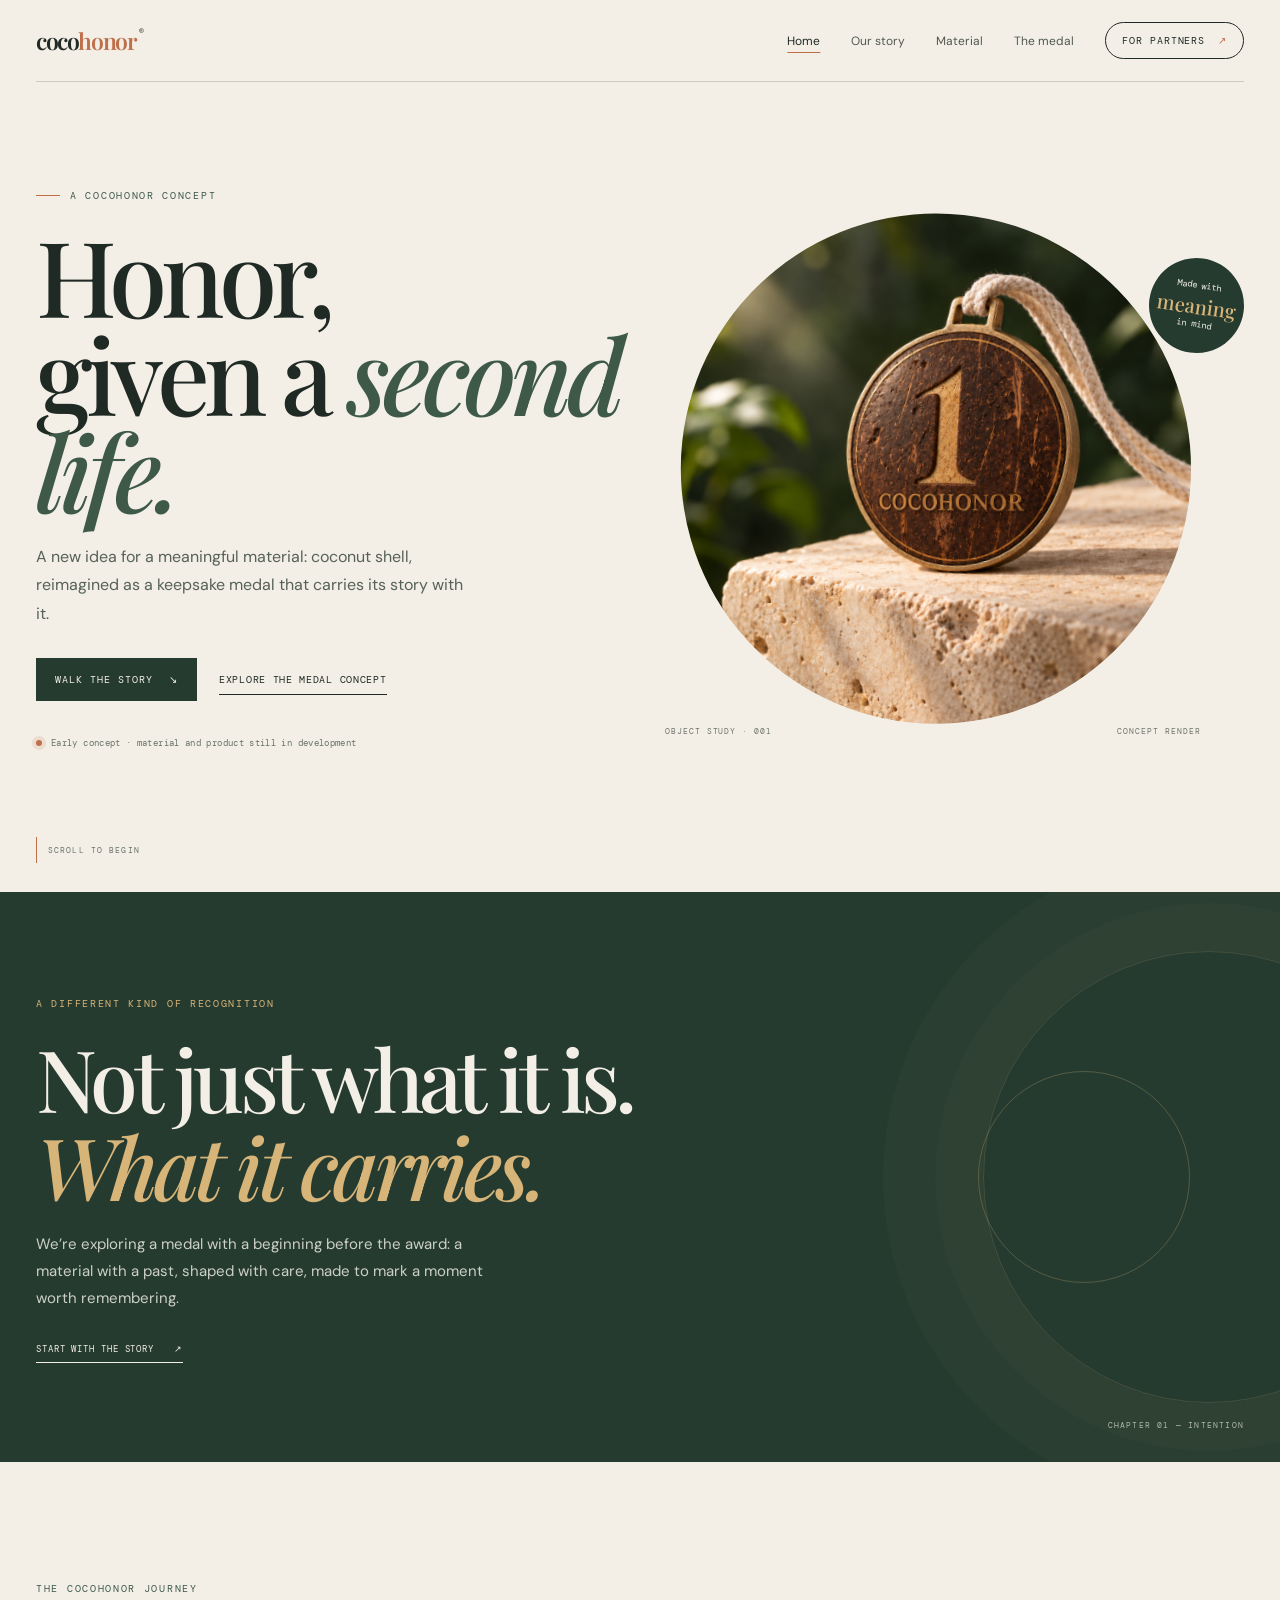
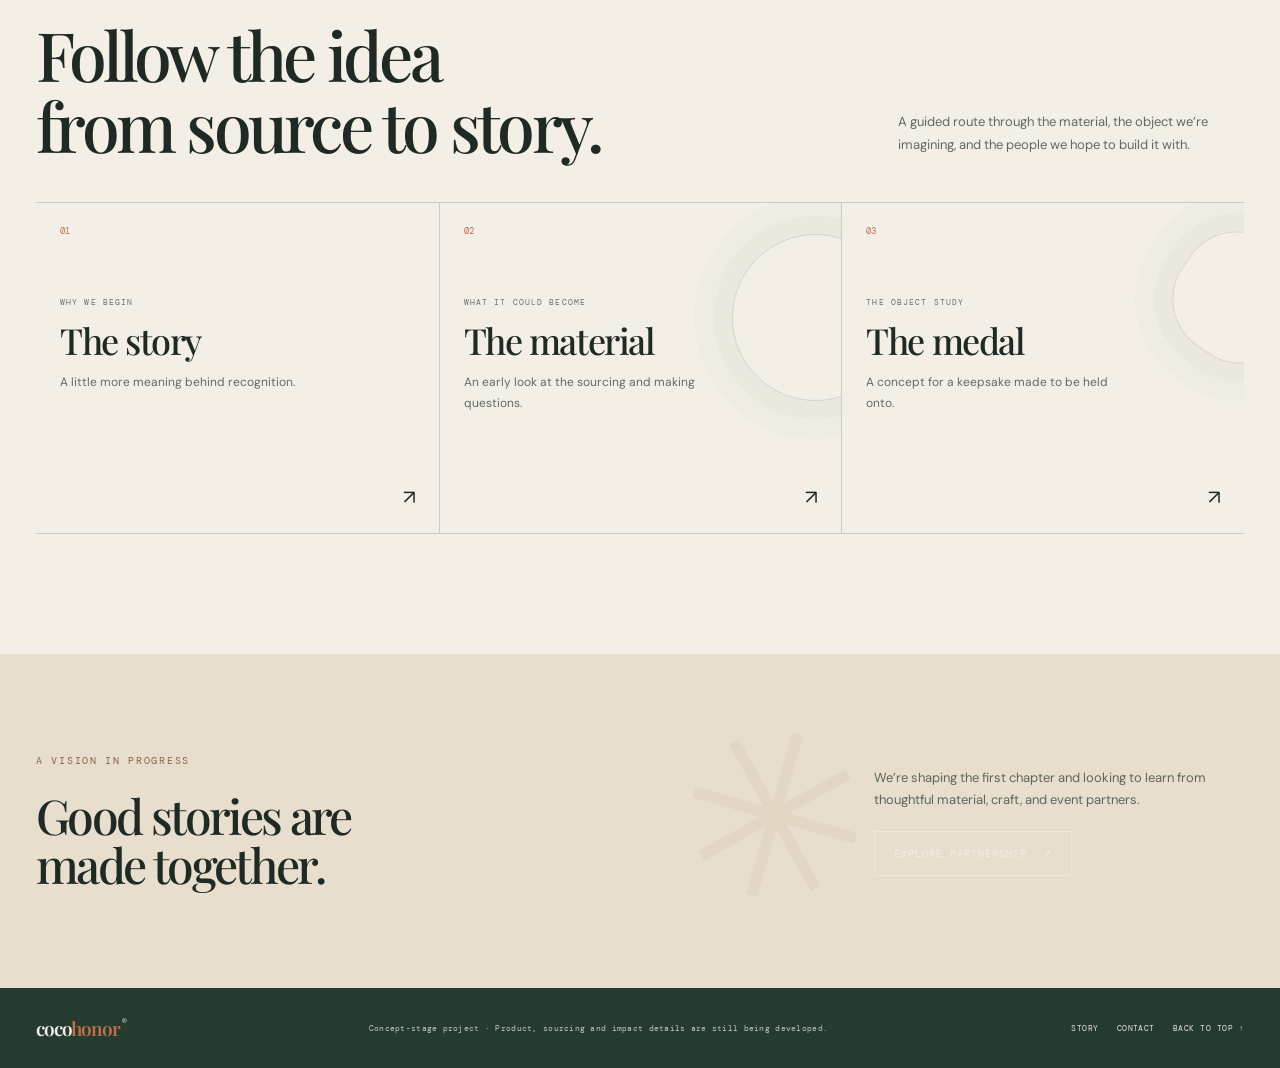
<file: index.html>
<!doctype html>
<html lang="en">
<head>
  <meta charset="utf-8"><meta name="viewport" content="width=device-width,initial-scale=1">
  <meta name="theme-color" content="#f3efe7"><meta name="description" content="CocoHonor is an early-stage concept exploring coconut shell as a meaningful material for keepsake medals.">
  <title>CocoHonor — Honor, given a second life</title><link rel="stylesheet" href="styles.css?v=20261007-7">
</head>
<body data-page="home">
  <div class="reading-progress" aria-hidden="true"><span></span></div>
  <header class="site-header wrap">
    <a class="brand" href="index.html" aria-label="CocoHonor home">coco<span>honor</span><i>®</i></a>
    <button class="menu-toggle" aria-expanded="false" aria-controls="primary-nav" aria-label="Open navigation"><span></span><span></span></button>
    <nav class="primary-nav" id="primary-nav" aria-label="Main navigation">
      <a class="active" href="index.html">Home</a><a href="story.html">Our story</a><a href="material.html">Material</a><a href="medal.html">The medal</a><a class="nav-cta" href="partners.html">For partners <span>↗</span></a>
    </nav>
  </header>
  <main>
    <section class="hero wrap">
      <div class="hero-copy reveal">
        <p class="eyebrow"><span class="eyebrow-mark"></span> A CocoHonor concept</p>
        <h1>Honor,<br>given a <em>second life.</em></h1>
        <p class="hero-lede">A new idea for a meaningful material: coconut shell, reimagined as a keepsake medal that carries its story with it.</p>
        <div class="hero-actions"><a class="button button-dark" href="story.html">Walk the story <span>↘</span></a><a class="underlink" href="medal.html">Explore the medal concept</a></div>
        <p class="concept-note"><span class="status-dot"></span> Early concept · material and product still in development</p>
      </div>
      <div class="hero-object">
        <img class="hero-medal" src="assets/medal-concept-engraved.png" alt="Illustrative concept rendering of a coconut-shell medal with brass-colored 1 and COCOHONOR lettering and a thin inner brass ring">
        <div class="image-caption"><span>OBJECT STUDY · 001</span><span>CONCEPT RENDER</span></div>
        <div class="hero-stamp"><span>Made with</span><strong>meaning</strong><span>in mind</span></div>
      </div>
      <a class="scroll-cue" href="#journey"><span class="scroll-line"></span> SCROLL TO BEGIN</a>
    </section>
    <section class="manifesto" id="journey">
      <div class="wrap manifesto-inner reveal">
        <p class="eyebrow eyebrow-light">A different kind of recognition</p>
        <h2>Not just what it is.<br><em>What it carries.</em></h2>
        <p>We’re exploring a medal with a beginning before the award: a material with a past, shaped with care, made to mark a moment worth remembering.</p>
        <a class="arrow-link light-link" href="story.html">Start with the story <span>↗</span></a>
      </div><span class="manifesto-index">CHAPTER 01 — INTENTION</span>
    </section>
    <section class="walkthrough wrap section-space">
      <div class="section-heading reveal"><div><p class="eyebrow">The CocoHonor journey</p><h2>Follow the idea<br>from source to story.</h2></div><p class="section-aside">A guided route through the material, the object we’re imagining, and the people we hope to build it with.</p></div>
      <div class="journey-grid">
        <a class="journey-card card-story reveal" href="story.html"><span class="card-number">01</span><span class="card-kicker">WHY WE BEGIN</span><span class="card-title">The story</span><span class="card-copy">A little more meaning behind recognition.</span><span class="card-arrow">↗</span></a>
        <a class="journey-card card-material reveal" href="material.html"><span class="card-number">02</span><span class="card-kicker">WHAT IT COULD BECOME</span><span class="card-title">The material</span><span class="card-copy">An early look at the sourcing and making questions.</span><span class="card-arrow">↗</span></a>
        <a class="journey-card card-medal reveal" href="medal.html"><span class="card-number">03</span><span class="card-kicker">THE OBJECT STUDY</span><span class="card-title">The medal</span><span class="card-copy">A concept for a keepsake made to be held onto.</span><span class="card-arrow">↗</span></a>
      </div>
    </section>
    <section class="home-partner">
      <div class="wrap partner-strip reveal"><div><p class="eyebrow eyebrow-light">A vision in progress</p><h2>Good stories are<br>made together.</h2></div><div class="partner-strip-copy"><p>We’re shaping the first chapter and looking to learn from thoughtful material, craft, and event partners.</p><a class="button button-outline" href="partners.html">Explore partnership <span>↗</span></a></div><span class="strip-flower" aria-hidden="true">✳</span></div>
    </section>
  </main>
  <footer class="site-footer"><div class="wrap footer-inner"><a class="brand brand-footer" href="index.html">coco<span>honor</span><i>®</i></a><p>Concept-stage project · Product, sourcing and impact details are still being developed.</p><div class="footer-nav"><a href="story.html">Story</a><a href="partners.html">Contact</a><a href="#top">Back to top ↑</a></div></div></footer>
  <script src="script.js?v=20261007-2" defer></script>
</body></html>
</file>
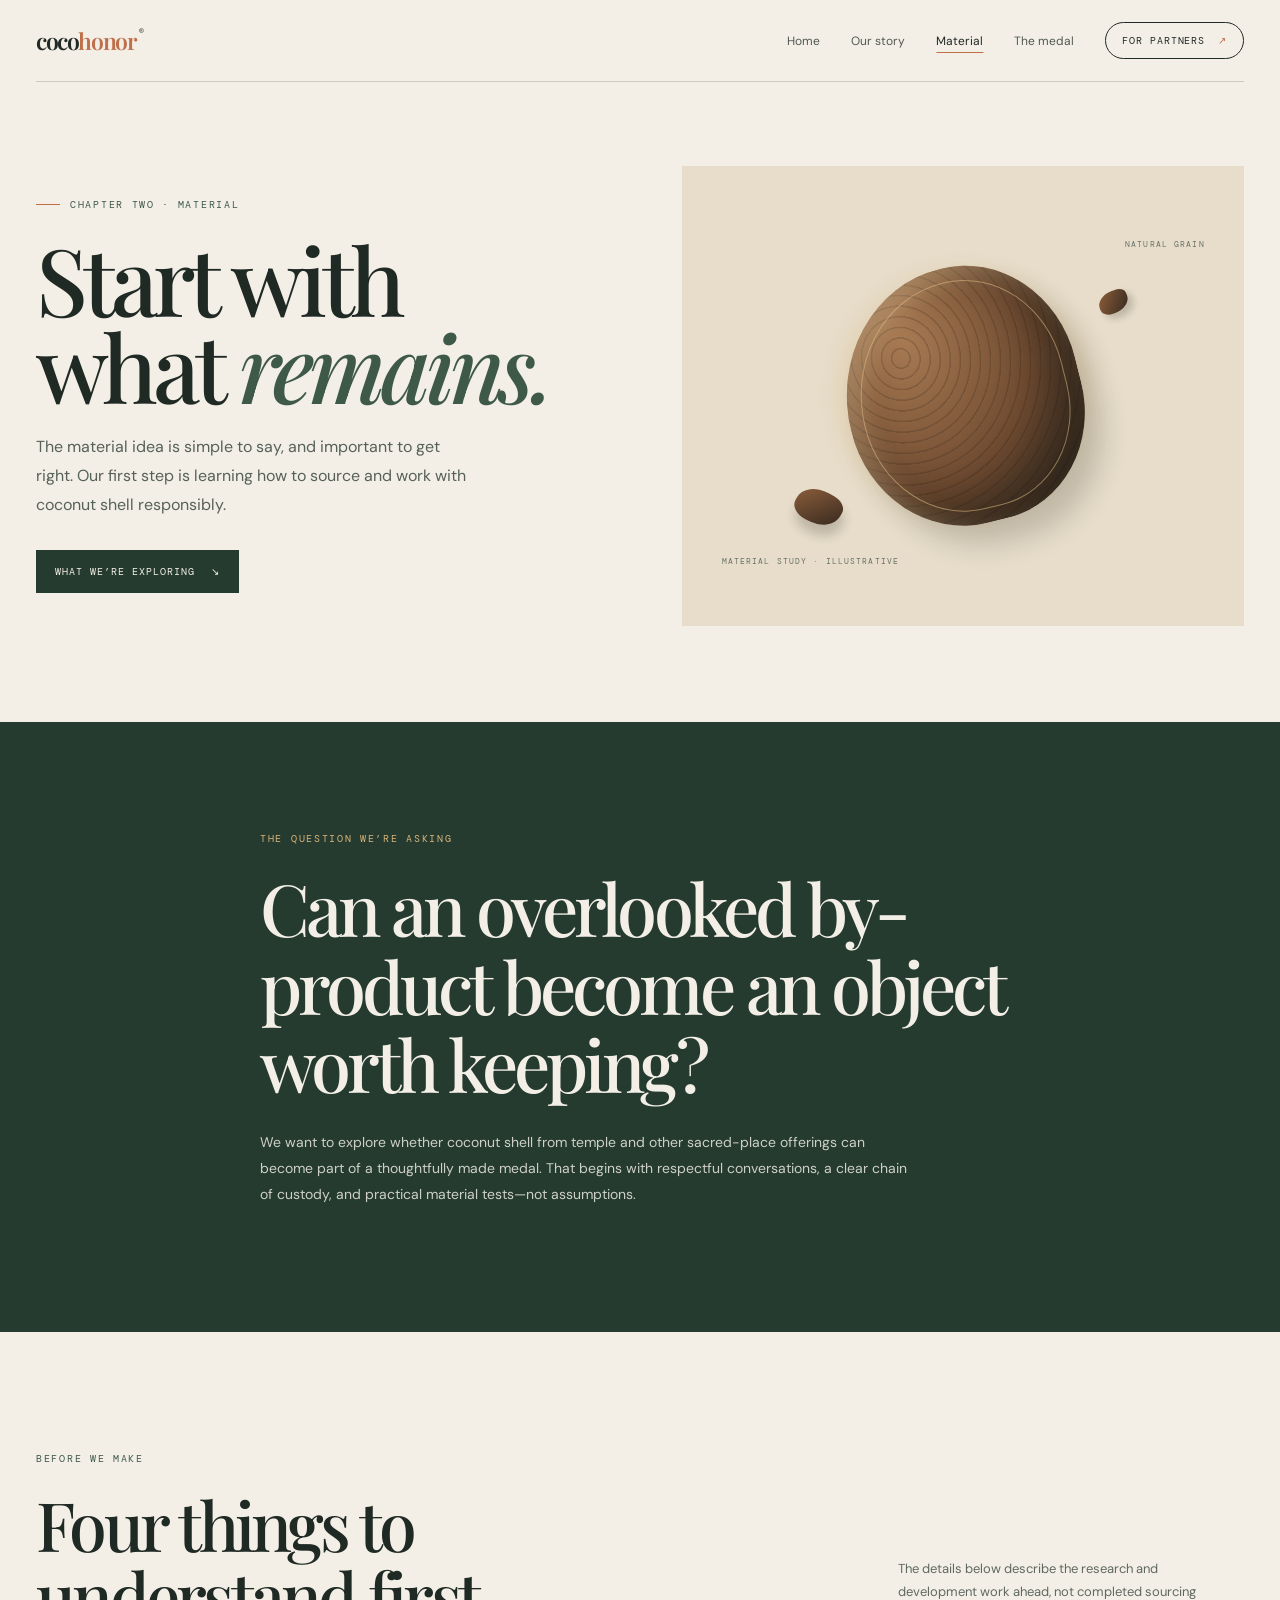
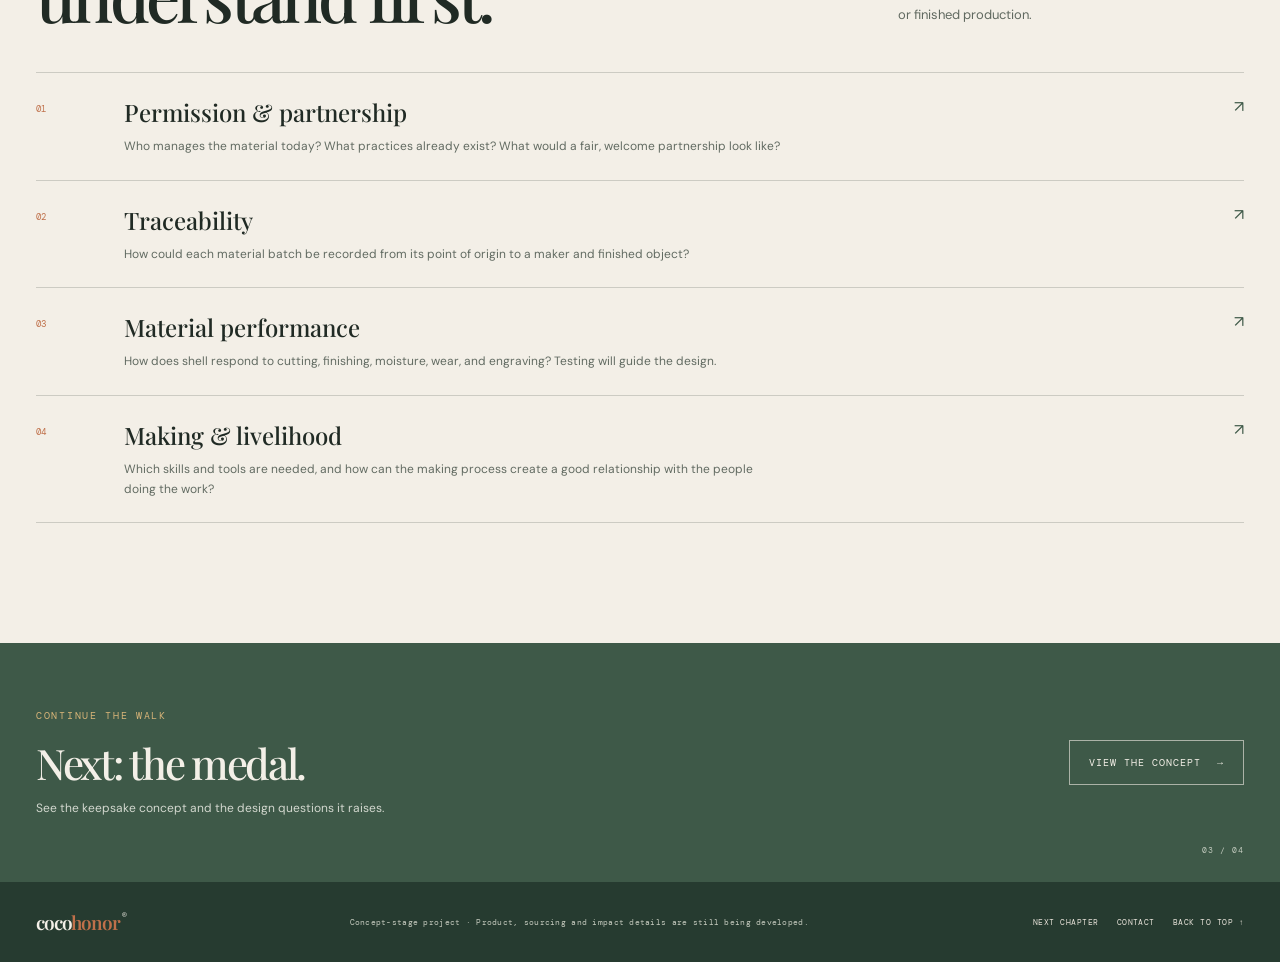
<file: material.html>
<!doctype html>
<html lang="en"><head><meta charset="utf-8"><meta name="viewport" content="width=device-width,initial-scale=1"><meta name="theme-color" content="#f3efe7"><meta name="description" content="Explore the material and sourcing questions CocoHonor is working through for its coconut-shell medal concept."><title>The Material — CocoHonor</title><link rel="stylesheet" href="styles.css?v=20261007-7"></head>
<body data-page="material"><div class="reading-progress" aria-hidden="true"><span></span></div>
<header class="site-header wrap"><a class="brand" href="index.html" aria-label="CocoHonor home">coco<span>honor</span><i>®</i></a><button class="menu-toggle" aria-expanded="false" aria-controls="primary-nav" aria-label="Open navigation"><span></span><span></span></button><nav class="primary-nav" id="primary-nav" aria-label="Main navigation"><a href="index.html">Home</a><a href="story.html">Our story</a><a class="active" href="material.html">Material</a><a href="medal.html">The medal</a><a class="nav-cta" href="partners.html">For partners <span>↗</span></a></nav></header>
<main>
  <section class="page-hero material-hero wrap"><div class="page-hero-copy reveal"><p class="eyebrow"><span class="eyebrow-mark"></span> Chapter two · Material</p><h1>Start with<br>what <em>remains.</em></h1><p class="hero-lede">The material idea is simple to say, and important to get right. Our first step is learning how to source and work with coconut shell responsibly.</p><a class="button button-dark" href="#questions">What we’re exploring <span>↘</span></a></div><div class="material-art reveal"><div class="material-sun"></div><div class="shell-shape"></div><div class="shell-chip chip-one"></div><div class="shell-chip chip-two"></div><span class="art-note note-a">NATURAL GRAIN</span><span class="art-note note-b">MATERIAL STUDY · ILLUSTRATIVE</span></div></section>
  <section class="material-intro-band"><div class="narrow reveal"><p class="eyebrow eyebrow-light">The question we’re asking</p><h2>Can an overlooked by-product become an object worth keeping?</h2><p>We want to explore whether coconut shell from temple and other sacred-place offerings can become part of a thoughtfully made medal. That begins with respectful conversations, a clear chain of custody, and practical material tests—not assumptions.</p></div></section>
  <section class="wrap questions section-space" id="questions"><div class="section-heading reveal"><div><p class="eyebrow">Before we make</p><h2>Four things to<br>understand first.</h2></div><p class="section-aside">The details below describe the research and development work ahead, not completed sourcing or finished production.</p></div><div class="question-list">
    <article class="question reveal"><span class="q-number">01</span><div><h3>Permission &amp; partnership</h3><p>Who manages the material today? What practices already exist? What would a fair, welcome partnership look like?</p></div><span class="q-mark">↗</span></article>
    <article class="question reveal"><span class="q-number">02</span><div><h3>Traceability</h3><p>How could each material batch be recorded from its point of origin to a maker and finished object?</p></div><span class="q-mark">↗</span></article>
    <article class="question reveal"><span class="q-number">03</span><div><h3>Material performance</h3><p>How does shell respond to cutting, finishing, moisture, wear, and engraving? Testing will guide the design.</p></div><span class="q-mark">↗</span></article>
    <article class="question reveal"><span class="q-number">04</span><div><h3>Making &amp; livelihood</h3><p>Which skills and tools are needed, and how can the making process create a good relationship with the people doing the work?</p></div><span class="q-mark">↗</span></article>
  </div></section>
  <section class="chapter-next"><div class="wrap next-inner"><div><p class="eyebrow eyebrow-light">Continue the walk</p><h2>Next: the medal.</h2><p>See the keepsake concept and the design questions it raises.</p></div><a class="button button-outline" href="medal.html">View the concept <span>→</span></a><span class="next-number">03 / 04</span></div></section>
</main><footer class="site-footer"><div class="wrap footer-inner"><a class="brand brand-footer" href="index.html">coco<span>honor</span><i>®</i></a><p>Concept-stage project · Product, sourcing and impact details are still being developed.</p><div class="footer-nav"><a href="medal.html">Next chapter</a><a href="partners.html">Contact</a><a href="#top">Back to top ↑</a></div></div></footer><script src="script.js?v=20261007-2" defer></script></body></html>
</file>
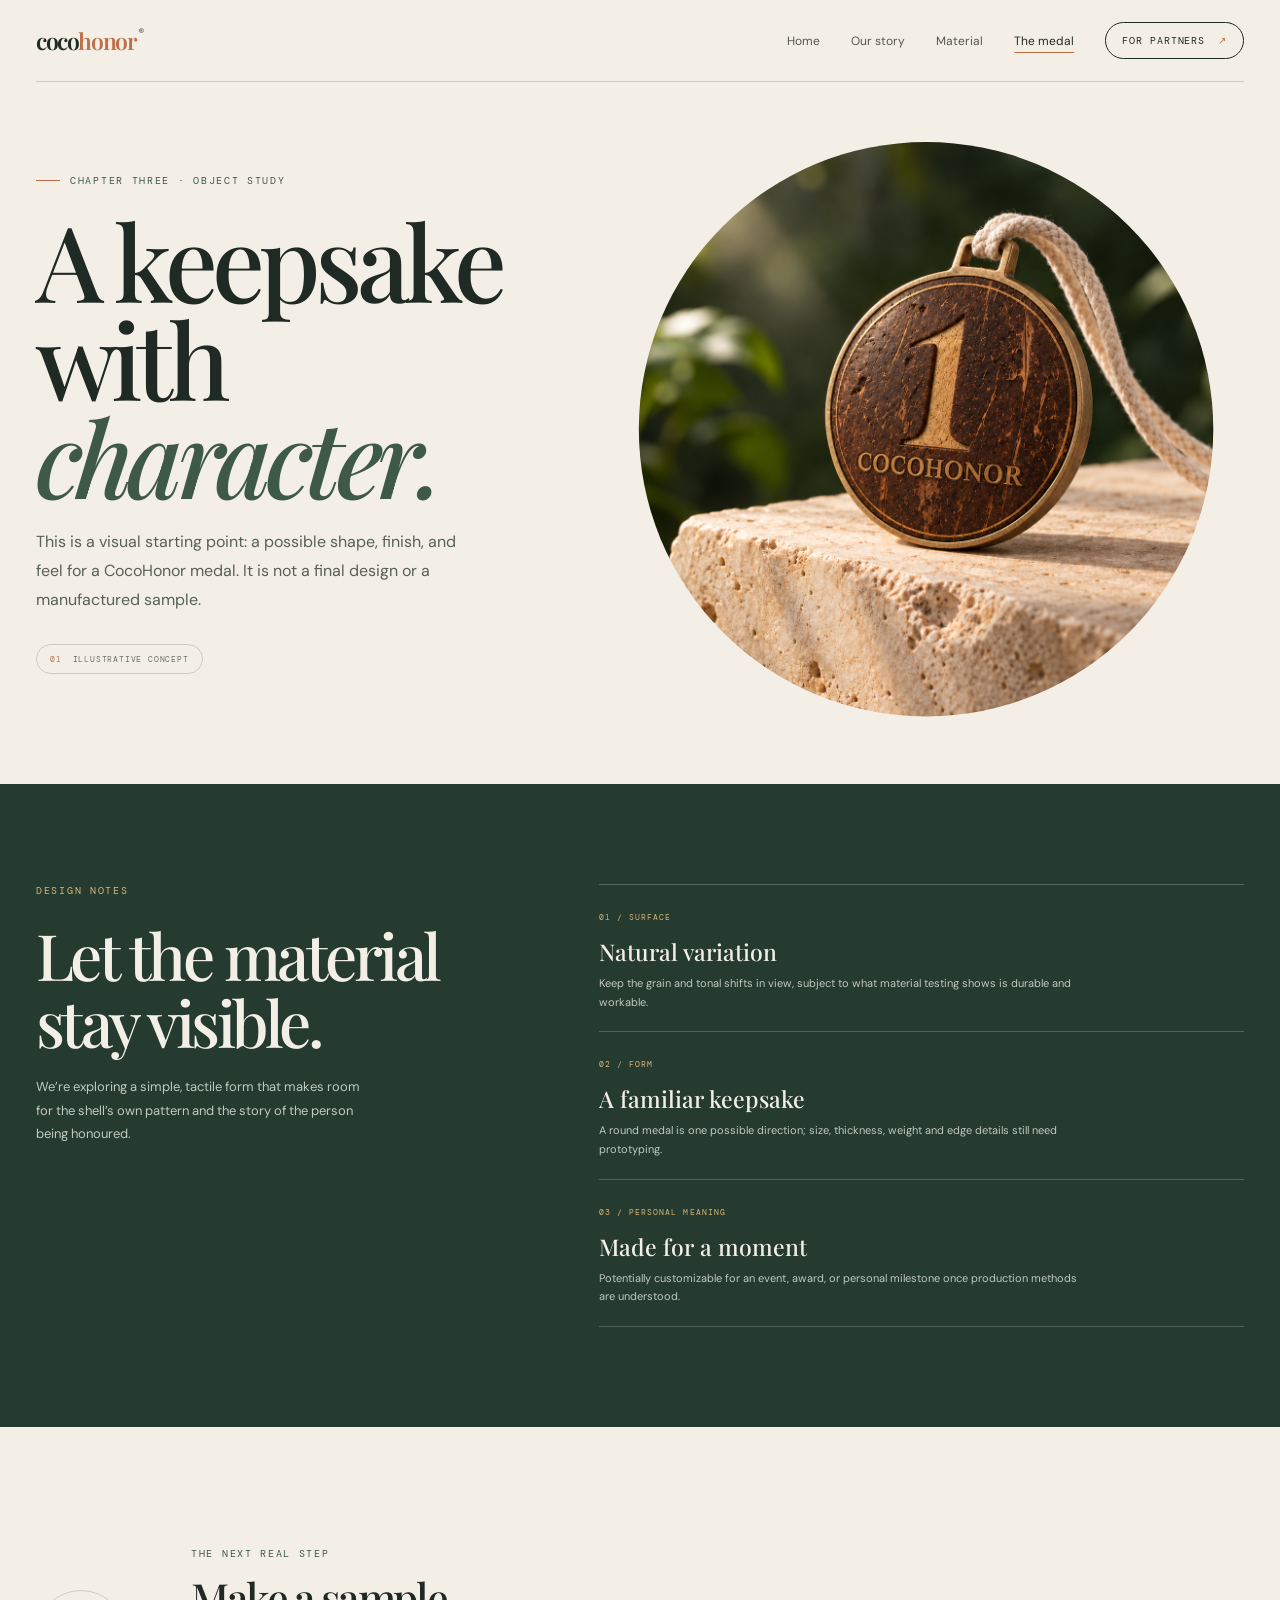
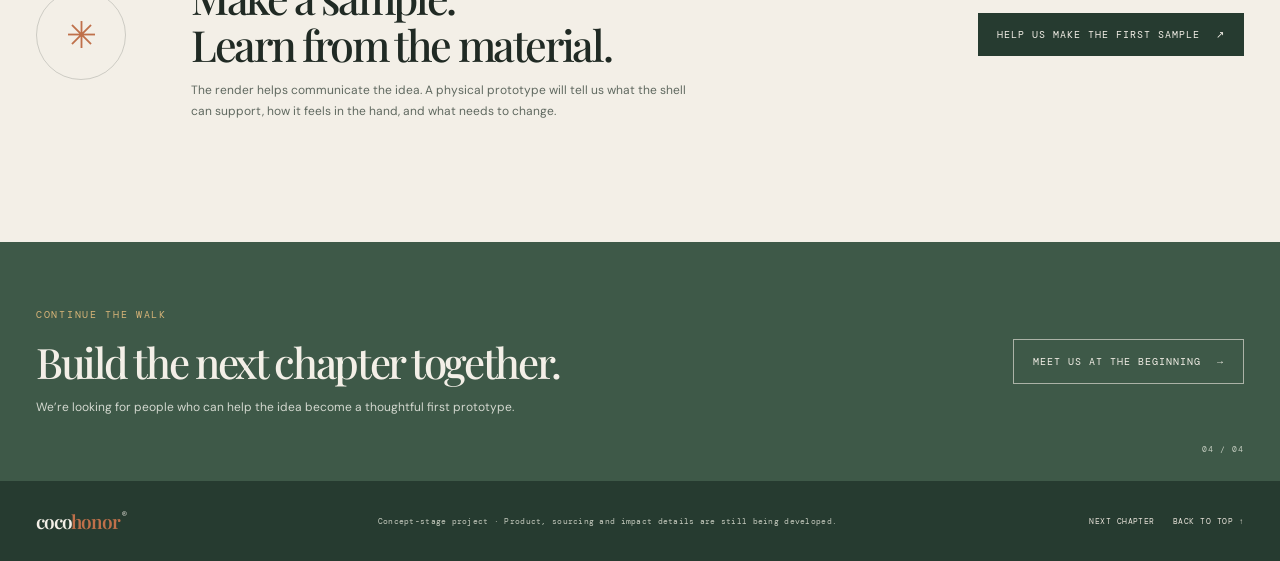
<file: medal.html>
<!doctype html>
<html lang="en"><head><meta charset="utf-8"><meta name="viewport" content="width=device-width,initial-scale=1"><meta name="theme-color" content="#f3efe7"><meta name="description" content="An illustrative CocoHonor medal concept, made to explore form, material, and meaning—not a product currently available to buy."><title>The Medal Concept — CocoHonor</title><link rel="stylesheet" href="styles.css?v=20261007-7"></head>
<body data-page="medal"><div class="reading-progress" aria-hidden="true"><span></span></div>
<header class="site-header wrap"><a class="brand" href="index.html" aria-label="CocoHonor home">coco<span>honor</span><i>®</i></a><button class="menu-toggle" aria-expanded="false" aria-controls="primary-nav" aria-label="Open navigation"><span></span><span></span></button><nav class="primary-nav" id="primary-nav" aria-label="Main navigation"><a href="index.html">Home</a><a href="story.html">Our story</a><a href="material.html">Material</a><a class="active" href="medal.html">The medal</a><a class="nav-cta" href="partners.html">For partners <span>↗</span></a></nav></header>
<main>
  <section class="medal-intro wrap"><div class="page-hero-copy reveal"><p class="eyebrow"><span class="eyebrow-mark"></span> Chapter three · Object study</p><h1>A keepsake<br>with <em>character.</em></h1><p class="hero-lede">This is a visual starting point: a possible shape, finish, and feel for a CocoHonor medal. It is not a final design or a manufactured sample.</p><div class="concept-badge">01 <span>Illustrative concept</span></div></div><div class="medal-feature"><img src="assets/medal-concept-engraved.png" alt="Illustrative concept of a coconut-shell medal with subtle aged-brass lettering and a fine inner ring"></div></section>
  <section class="medal-spec"><div class="wrap spec-grid"><div class="spec-heading reveal"><p class="eyebrow eyebrow-light">Design notes</p><h2>Let the material<br>stay visible.</h2><p>We’re exploring a simple, tactile form that makes room for the shell’s own pattern and the story of the person being honoured.</p></div><div class="spec-notes"><article class="spec-note reveal"><span>01 / SURFACE</span><h3>Natural variation</h3><p>Keep the grain and tonal shifts in view, subject to what material testing shows is durable and workable.</p></article><article class="spec-note reveal"><span>02 / FORM</span><h3>A familiar keepsake</h3><p>A round medal is one possible direction; size, thickness, weight and edge details still need prototyping.</p></article><article class="spec-note reveal"><span>03 / PERSONAL MEANING</span><h3>Made for a moment</h3><p>Potentially customizable for an event, award, or personal milestone once production methods are understood.</p></article></div></div></section>
  <section class="wrap design-question section-space reveal"><div class="design-mark">✳</div><div><p class="eyebrow">The next real step</p><h2>Make a sample.<br>Learn from the material.</h2><p>The render helps communicate the idea. A physical prototype will tell us what the shell can support, how it feels in the hand, and what needs to change.</p></div><a class="button button-dark" href="partners.html">Help us make the first sample <span>↗</span></a></section>
  <section class="chapter-next"><div class="wrap next-inner"><div><p class="eyebrow eyebrow-light">Continue the walk</p><h2>Build the next chapter together.</h2><p>We’re looking for people who can help the idea become a thoughtful first prototype.</p></div><a class="button button-outline" href="partners.html">Meet us at the beginning <span>→</span></a><span class="next-number">04 / 04</span></div></section>
</main><footer class="site-footer"><div class="wrap footer-inner"><a class="brand brand-footer" href="index.html">coco<span>honor</span><i>®</i></a><p>Concept-stage project · Product, sourcing and impact details are still being developed.</p><div class="footer-nav"><a href="partners.html">Next chapter</a><a href="#top">Back to top ↑</a></div></div></footer><script src="script.js?v=20261007-2" defer></script></body></html>
</file>
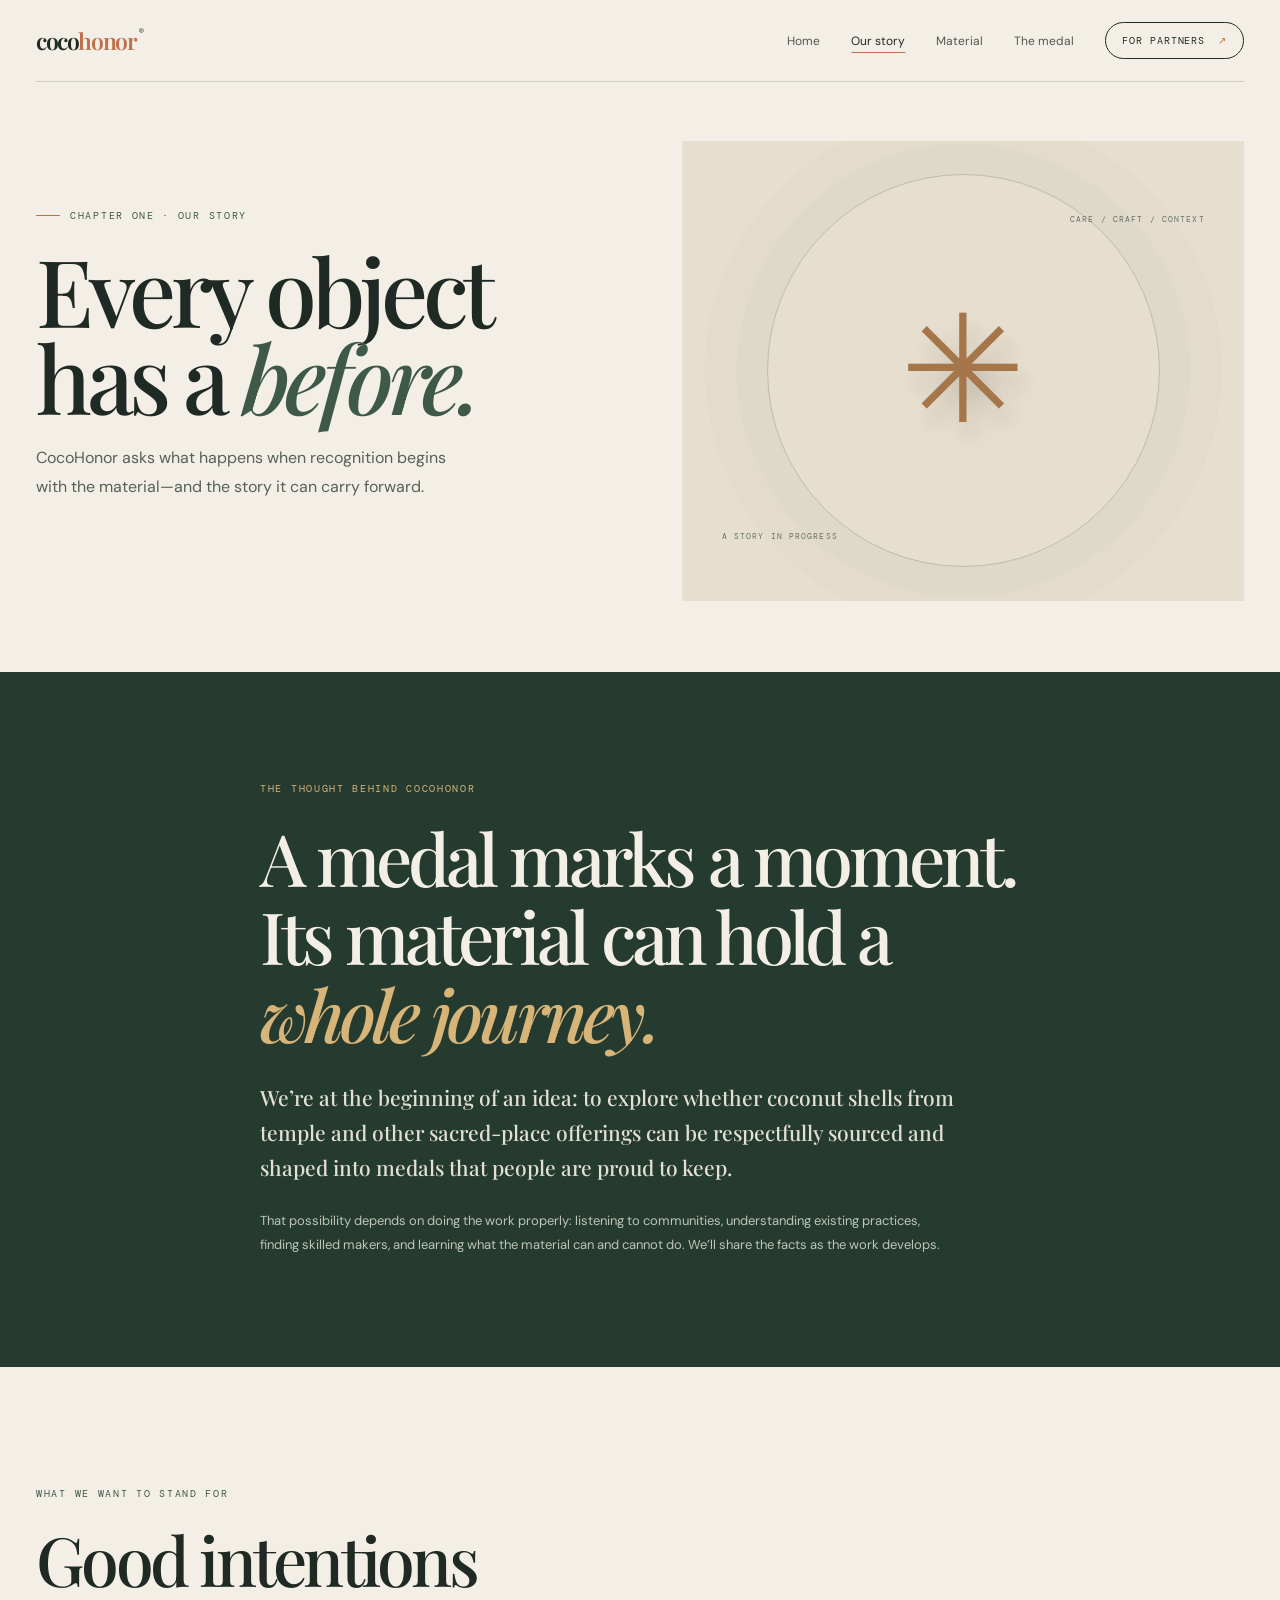
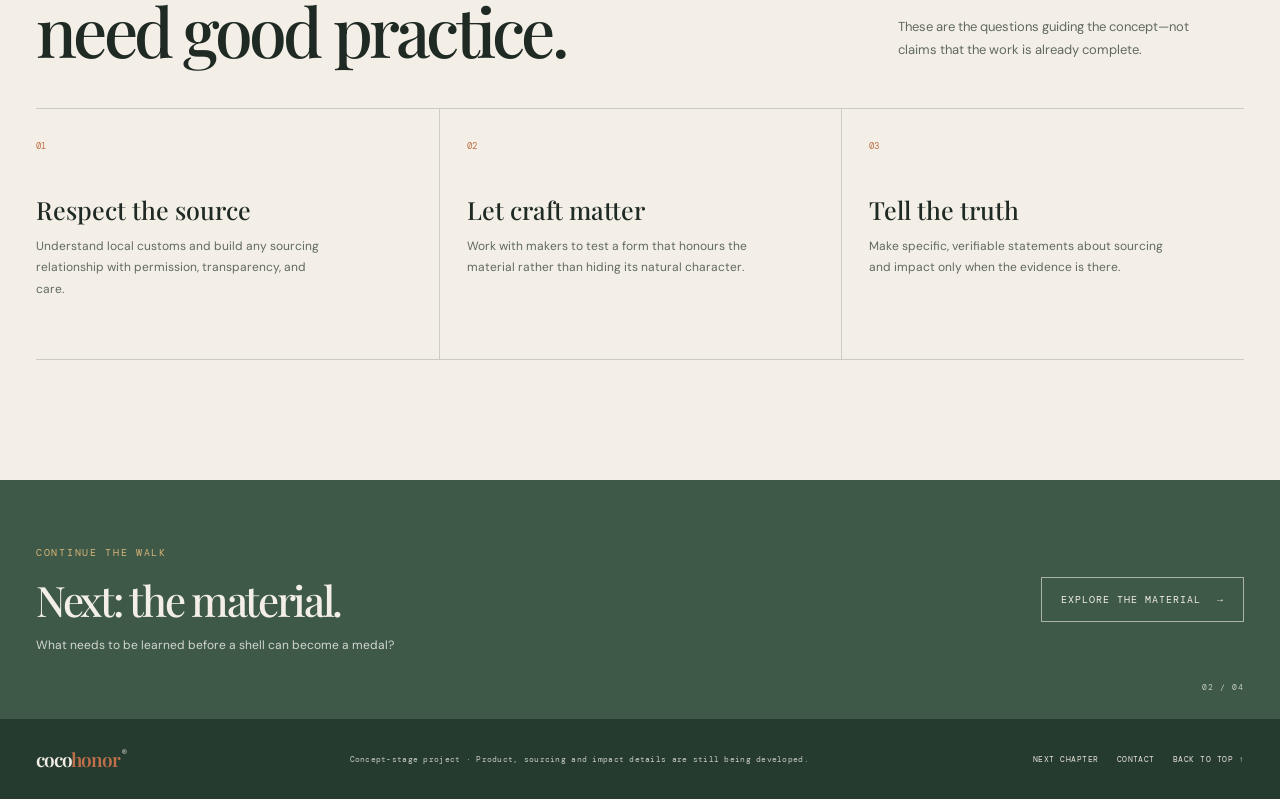
<file: story.html>
<!doctype html>
<html lang="en"><head><meta charset="utf-8"><meta name="viewport" content="width=device-width,initial-scale=1"><meta name="theme-color" content="#f3efe7"><meta name="description" content="The thinking behind CocoHonor: a medal concept shaped around material, meaning, and care."><title>Our Story — CocoHonor</title><link rel="stylesheet" href="styles.css?v=20261007-7"></head>
<body data-page="story"><div class="reading-progress" aria-hidden="true"><span></span></div>
<header class="site-header wrap"><a class="brand" href="index.html" aria-label="CocoHonor home">coco<span>honor</span><i>®</i></a><button class="menu-toggle" aria-expanded="false" aria-controls="primary-nav" aria-label="Open navigation"><span></span><span></span></button><nav class="primary-nav" id="primary-nav" aria-label="Main navigation"><a href="index.html">Home</a><a class="active" href="story.html">Our story</a><a href="material.html">Material</a><a href="medal.html">The medal</a><a class="nav-cta" href="partners.html">For partners <span>↗</span></a></nav></header>
<main>
  <section class="page-hero wrap"><div class="page-hero-copy reveal"><p class="eyebrow"><span class="eyebrow-mark"></span> Chapter one · Our story</p><h1>Every object<br>has a <em>before.</em></h1><p class="hero-lede">CocoHonor asks what happens when recognition begins with the material—and the story it can carry forward.</p></div><div class="story-art reveal"><div class="story-ring"></div><div class="story-seed">✳</div><span class="art-note note-a">CARE / CRAFT / CONTEXT</span><span class="art-note note-b">A STORY IN PROGRESS</span></div></section>
  <section class="story-statement"><div class="narrow reveal"><p class="eyebrow eyebrow-light">The thought behind CocoHonor</p><h2>A medal marks a moment.<br>Its material can hold a <em>whole journey.</em></h2><p class="big-copy">We’re at the beginning of an idea: to explore whether coconut shells from temple and other sacred-place offerings can be respectfully sourced and shaped into medals that people are proud to keep.</p><p class="small-copy">That possibility depends on doing the work properly: listening to communities, understanding existing practices, finding skilled makers, and learning what the material can and cannot do. We’ll share the facts as the work develops.</p></div></section>
  <section class="wrap principles section-space"><div class="section-heading reveal"><div><p class="eyebrow">What we want to stand for</p><h2>Good intentions<br>need good practice.</h2></div><p class="section-aside">These are the questions guiding the concept—not claims that the work is already complete.</p></div><div class="principle-grid"><article class="principle reveal"><span>01</span><h3>Respect the source</h3><p>Understand local customs and build any sourcing relationship with permission, transparency, and care.</p></article><article class="principle reveal"><span>02</span><h3>Let craft matter</h3><p>Work with makers to test a form that honours the material rather than hiding its natural character.</p></article><article class="principle reveal"><span>03</span><h3>Tell the truth</h3><p>Make specific, verifiable statements about sourcing and impact only when the evidence is there.</p></article></div></section>
  <section class="chapter-next"><div class="wrap next-inner"><div><p class="eyebrow eyebrow-light">Continue the walk</p><h2>Next: the material.</h2><p>What needs to be learned before a shell can become a medal?</p></div><a class="button button-outline" href="material.html">Explore the material <span>→</span></a><span class="next-number">02 / 04</span></div></section>
</main><footer class="site-footer"><div class="wrap footer-inner"><a class="brand brand-footer" href="index.html">coco<span>honor</span><i>®</i></a><p>Concept-stage project · Product, sourcing and impact details are still being developed.</p><div class="footer-nav"><a href="material.html">Next chapter</a><a href="partners.html">Contact</a><a href="#top">Back to top ↑</a></div></div></footer><script src="script.js?v=20261007-2" defer></script></body></html>
</file>
<file: styles.css>
@import url('https://fonts.googleapis.com/css2?family=DM+Mono:wght@400;500&family=DM+Sans:wght@400;500;600;700&family=Playfair+Display:wght@500;600;700&display=swap');
:root{--paper:#f3efe7;--ink:#202a24;--green:#3e5948;--deep:#263b30;--orange:#bf704a;--brass:#d7b478;--line:rgba(32,42,36,.18);--muted:#697268;--serif:'Playfair Display',Georgia,serif;--sans:'DM Sans',Arial,sans-serif;--mono:'DM Mono',monospace;--max:1220px}
*{box-sizing:border-box}html{scroll-behavior:smooth;scroll-padding-top:90px}body{margin:0;background:var(--paper);color:var(--ink);font-family:var(--sans);font-size:15px;overflow-x:hidden}a{color:inherit;text-decoration:none}button{font:inherit;color:inherit}img{display:block;max-width:100%}.wrap{width:min(var(--max),calc(100% - 72px));margin-inline:auto}.narrow{width:min(760px,calc(100% - 48px));margin:auto}.eyebrow{font:10px var(--mono);text-transform:uppercase;letter-spacing:.17em;color:var(--green);display:flex;align-items:center;gap:10px;margin:0 0 24px}.eyebrow-mark{width:24px;height:1px;background:var(--orange)}.eyebrow-light{color:var(--brass)}h1,h2,h3,p{margin-top:0}h1,h2{font-family:var(--serif);font-weight:500;letter-spacing:-.055em}h1{font-size:clamp(64px,8.2vw,108px);line-height:.93;margin:0 0 24px}h1 em,h2 em{font-weight:500;color:var(--green)}.site-header{height:82px;display:flex;justify-content:space-between;align-items:center;border-bottom:1px solid var(--line);position:relative;z-index:12}.brand{font:600 23px var(--serif);letter-spacing:-.06em;white-space:nowrap}.brand span{color:var(--orange)}.brand i{font:8px var(--mono);vertical-align:top;margin-left:2px;font-style:normal}.primary-nav{display:flex;align-items:center;gap:31px;font-size:12px}.primary-nav>a:not(.nav-cta){opacity:.77;transition:opacity .2s}.primary-nav>a:hover,.primary-nav>a.active{opacity:1}.primary-nav>a.active:not(.nav-cta){text-decoration:underline;text-decoration-color:var(--orange);text-underline-offset:7px}.nav-cta{border:1px solid var(--ink);padding:11px 16px;border-radius:99px;font:10px var(--mono);text-transform:uppercase;letter-spacing:.09em}.nav-cta span{color:var(--orange);margin-left:6px}.menu-toggle{display:none;border:0;background:none;padding:8px}.menu-toggle span{width:22px;height:1px;background:var(--ink);display:block;margin:6px}.reading-progress{height:2px;position:fixed;top:0;left:0;right:0;z-index:20}.reading-progress span{display:block;height:100%;width:0;background:var(--orange)}
.hero{min-height:calc(100vh - 82px);min-height:min(810px,calc(100vh - 82px));display:grid;grid-template-columns:.98fr 1.02fr;align-items:center;position:relative;padding:48px 0 84px}.hero-copy{position:relative;z-index:2;padding:15px 0}.hero h1 em{color:var(--green)}.hero-lede{color:#566158;line-height:1.8;font-size:16px;max-width:440px;margin-bottom:29px}.hero-actions{display:flex;gap:22px;align-items:center;flex-wrap:wrap}.button{display:inline-flex;gap:16px;align-items:center;padding:15px 19px;font:10px var(--mono);text-transform:uppercase;letter-spacing:.1em;transition:transform .2s,background .2s,color .2s}.button:hover{transform:translateY(-3px)}.button-dark{background:var(--deep);color:var(--paper)}.button-dark:hover{background:var(--green)}.button-outline{border:1px solid rgba(243,239,231,.6);color:var(--paper)}.button-outline:hover{background:var(--paper);color:var(--deep)}.underlink{font:10px var(--mono);text-transform:uppercase;letter-spacing:.07em;border-bottom:1px solid var(--ink);padding:8px 0}.concept-note{font:9px var(--mono);letter-spacing:.04em;color:var(--muted);margin:36px 0 0;display:flex;align-items:center;gap:9px}.status-dot{width:6px;height:6px;border-radius:50%;background:var(--orange);box-shadow:0 0 0 4px rgba(191,112,74,.14)}
.hero-object{height:min(68vw,620px);min-height:470px;position:relative;display:grid;place-items:center;perspective:1200px;transform-style:preserve-3d}.hero-medal{width:min(86%,570px);height:min(86%,570px);object-fit:cover;object-position:center;border-radius:50%;clip-path:circle(48% at 50% 50%);filter:drop-shadow(0 24px 26px rgba(34,39,31,.2));transform:rotate(-5deg);transition:transform .15s ease;position:relative;z-index:1}.hero-orbit{position:absolute;border:1px solid rgba(62,89,72,.19);border-radius:50%;aspect-ratio:1;pointer-events:none}.orbit-one{width:86%;box-shadow:0 0 0 27px rgba(62,89,72,.025),0 0 0 57px rgba(62,89,72,.02)}.orbit-two{width:70%;border-style:dashed;border-color:rgba(191,112,74,.28);animation:slowspin 50s linear infinite}.orbit-two:after{content:'✳';position:absolute;color:var(--orange);font-size:17px;top:7%;left:15%;background:var(--paper);padding:4px}.image-caption{position:absolute;bottom:7%;left:6%;right:7%;display:flex;justify-content:space-between;z-index:2;font:8px var(--mono);letter-spacing:.12em;color:#6e7469}.hero-stamp{position:absolute;right:0;top:16%;z-index:2;width:95px;height:95px;border-radius:50%;background:var(--deep);color:var(--paper);display:flex;flex-direction:column;justify-content:center;align-items:center;transform:rotate(8deg);font:9px var(--mono);line-height:1.3}.hero-stamp strong{font:500 20px var(--serif);color:var(--brass)}.scroll-cue{position:absolute;bottom:29px;left:0;display:flex;align-items:center;gap:11px;font:8px var(--mono);letter-spacing:.14em;color:var(--muted)}.scroll-line{width:1px;height:26px;background:var(--orange);display:inline-block}
.manifesto{min-height:570px;background:var(--deep);color:var(--paper);position:relative;display:flex;align-items:center;overflow:hidden;padding:100px 0}.manifesto:before,.manifesto:after{content:'';position:absolute;width:450px;height:450px;border:1px solid rgba(215,180,120,.17);border-radius:50%;right:-155px;top:50%;transform:translateY(-50%);box-shadow:0 0 0 48px rgba(215,180,120,.025),0 0 0 100px rgba(215,180,120,.02)}.manifesto:after{right:7%;width:210px;height:210px;border-color:rgba(215,180,120,.26);box-shadow:none}.manifesto-inner{position:relative;z-index:1}.manifesto h2{font-size:clamp(52px,7vw,86px);line-height:1.02;margin:0 0 22px}.manifesto h2 em{color:var(--brass)}.manifesto-inner>p:not(.eyebrow){color:#cdd0c7;max-width:460px;font-size:15px;line-height:1.8;margin-bottom:25px}.manifesto-index{position:absolute;right:36px;bottom:32px;font:8px var(--mono);letter-spacing:.15em;color:#aeb8aa}.arrow-link{font:9px var(--mono);text-transform:uppercase;letter-spacing:.1em;padding-bottom:7px;border-bottom:1px solid currentColor}.arrow-link span{margin-left:14px}.light-link{color:var(--paper)}
.section-space{padding-block:120px}.section-heading{display:flex;justify-content:space-between;align-items:end;gap:50px;margin-bottom:42px}.section-heading h2{font-size:clamp(45px,5.6vw,68px);line-height:1.04;margin:0}.section-aside{max-width:310px;color:#606960;font-size:13px;line-height:1.75;margin:0 3% 4px 0}.journey-grid{display:grid;grid-template-columns:repeat(3,1fr);border-top:1px solid var(--line);border-bottom:1px solid var(--line)}.journey-card{min-height:330px;padding:22px 24px 28px;display:flex;flex-direction:column;position:relative;overflow:hidden;transition:color .3s,background .3s}.journey-card+.journey-card{border-left:1px solid var(--line)}.card-number{font:9px var(--mono);color:var(--orange)}.card-kicker{font:8px var(--mono);letter-spacing:.14em;margin-top:60px;color:var(--muted)}.card-title{font:500 36px var(--serif);letter-spacing:-.04em;margin-top:9px}.card-copy{max-width:245px;font-size:12px;line-height:1.7;color:#626b62;margin-top:8px}.card-arrow{font-size:20px;position:absolute;right:23px;bottom:23px;transition:transform .2s}.journey-card:hover{background:var(--green);color:var(--paper)}.journey-card:hover .card-copy,.journey-card:hover .card-kicker{color:#d4d6cd}.journey-card:hover .card-arrow{transform:translate(4px,-4px)}.card-material:before,.card-medal:before{content:'';position:absolute;width:165px;height:165px;border:1px solid rgba(62,89,72,.18);border-radius:50%;right:-58px;top:31px;box-shadow:0 0 0 18px rgba(62,89,72,.025),0 0 0 38px rgba(62,89,72,.02)}.card-medal:before{width:125px;height:125px;border-radius:45%;border-color:rgba(191,112,74,.22);transform:rotate(35deg)}.card-material:hover:before,.card-medal:hover:before{border-color:rgba(255,255,255,.25)}
.home-partner{background:#e7dece;padding:72px 0}.partner-strip{display:flex;align-items:center;justify-content:space-between;position:relative;overflow:hidden;min-height:190px}.partner-strip h2{font-size:48px;line-height:1.03;margin:0}.partner-strip-copy{max-width:370px;position:relative;z-index:1}.partner-strip-copy p{color:#5d665d;line-height:1.75;font-size:13px;margin-bottom:19px}.partner-strip .eyebrow-light{color:#8b6148}.strip-flower{font-size:230px;line-height:1;position:absolute;right:31%;color:rgba(191,112,74,.07);transform:rotate(16deg);pointer-events:none}
.site-footer{background:var(--deep);color:var(--paper);padding:27px 0}.footer-inner{display:flex;align-items:center;justify-content:space-between;gap:24px}.brand-footer{font-size:19px}.footer-inner>p{font:8px var(--mono);color:#c6cbbf;letter-spacing:.035em;margin:0}.footer-nav{display:flex;gap:18px;font:8px var(--mono);letter-spacing:.06em;text-transform:uppercase;color:#e6e1d8}
.page-hero{min-height:590px;padding:55px 0 68px;display:grid;grid-template-columns:1fr 1fr;align-items:center;gap:7%;overflow:hidden}.page-hero-copy{position:relative;z-index:1}.page-hero h1{font-size:clamp(62px,7.3vw,94px)}.page-hero .hero-lede{max-width:440px;margin-bottom:30px}.story-art,.material-art,.partner-art{height:460px;position:relative;display:grid;place-items:center;overflow:hidden}.story-art{background:#e6dece}.story-ring,.partner-orbit{width:70%;aspect-ratio:1;border:1px solid rgba(62,89,72,.25);border-radius:50%;box-shadow:0 0 0 30px rgba(62,89,72,.025),0 0 0 62px rgba(62,89,72,.02)}.story-seed{position:absolute;font-size:150px;color:#a6764b;text-shadow:7px 15px 20px rgba(40,37,27,.18);animation:float 6s ease-in-out infinite}.art-note{position:absolute;font:8px var(--mono);letter-spacing:.14em;color:var(--muted)}.note-a{top:16%;right:7%}.note-b{bottom:13%;left:7%}.story-statement,.material-intro-band{background:var(--deep);color:var(--paper);padding:110px 0}.story-statement h2,.material-intro-band h2{font-size:clamp(43px,6vw,72px);line-height:1.08;margin:0 0 28px}.story-statement h2 em,.material-intro-band h2 em{color:var(--brass)}.big-copy{font:500 21px/1.65 var(--serif);color:#e2dfd4;max-width:720px}.small-copy{font-size:13px;line-height:1.85;color:#bdc4b8;max-width:690px;margin:25px 0 0}.principle-grid,.role-grid{display:grid;grid-template-columns:repeat(3,1fr);border-top:1px solid var(--line);border-bottom:1px solid var(--line)}.principle{padding:25px 26px 28px 0;min-height:250px}.principle+.principle,.role-card+.role-card{border-left:1px solid var(--line);padding-left:27px}.principle>span,.role-card>span{font:9px var(--mono);color:var(--orange)}.principle h3,.role-card h3{font:500 25px var(--serif);margin:39px 0 10px}.principle p,.role-card p{max-width:300px;color:#606960;font-size:12px;line-height:1.8;margin:0}.chapter-next{background:var(--green);color:var(--paper);padding:66px 0;position:relative;overflow:hidden}.next-inner{display:flex;align-items:center;justify-content:space-between;gap:28px;position:relative}.next-inner h2{font-size:42px;margin:0 0 9px}.next-inner p:not(.eyebrow){color:#d3d8cf;font-size:12px;margin:0}.next-inner .eyebrow{margin-bottom:13px}.next-number{position:absolute;right:0;bottom:-39px;font:8px var(--mono);color:#c3cbbf;letter-spacing:.13em}
.material-hero{min-height:640px}.material-art{background:#e7ddca}.material-sun{position:absolute;width:245px;height:245px;border-radius:50%;background:rgba(215,180,120,.33);filter:blur(12px)}.shell-shape{position:relative;width:235px;height:258px;border-radius:54% 47% 45% 48%;transform:rotate(-14deg);background:repeating-radial-gradient(ellipse at 28% 30%,transparent 0 8px,rgba(33,26,19,.19) 9px 10px),radial-gradient(ellipse at 31% 24%,#a77a52,#704b31 55%,#302b24 100%);box-shadow:inset 13px 10px 25px rgba(255,231,188,.27),inset -25px -25px 50px rgba(12,13,10,.43),13px 23px 27px rgba(38,38,27,.19);animation:float 7s ease-in-out infinite}.shell-shape:after{content:'';position:absolute;inset:14px;border:1px solid rgba(226,194,137,.52);border-radius:inherit}.shell-chip{position:absolute;width:47px;height:34px;border-radius:55% 32% 57% 35%;background:linear-gradient(130deg,#8f603c,#34271e);box-shadow:6px 9px 11px rgba(28,25,18,.2);transform:rotate(29deg)}.chip-one{bottom:22%;left:20%}.chip-two{top:26%;right:19%;transform:rotate(-21deg) scale(.64)}.material-intro-band .narrow>p:not(.eyebrow){font-size:14px;line-height:1.85;color:#cdd0c7;max-width:660px}.question-list{border-top:1px solid var(--line)}.question{display:grid;grid-template-columns:70px 1fr 35px;align-items:start;gap:18px;border-bottom:1px solid var(--line);padding:23px 0}.q-number{font:9px var(--mono);color:var(--orange);padding-top:7px}.question h3{font:500 24px var(--serif);margin:0 0 8px}.question p{color:#626b62;font-size:12px;line-height:1.7;max-width:660px;margin:0}.q-mark{font-size:16px;color:var(--green);justify-self:end}
.medal-intro{min-height:680px;display:grid;grid-template-columns:.88fr 1.12fr;align-items:center;gap:6%;padding-top:42px;padding-bottom:60px}.concept-badge{display:inline-flex;gap:11px;align-items:center;border:1px solid var(--line);padding:9px 13px;border-radius:100px;font:8px var(--mono);letter-spacing:.1em;text-transform:uppercase;color:var(--orange)}.concept-badge span{color:var(--muted)}.medal-feature{height:min(65vw,600px);min-height:450px;position:relative;display:grid;place-items:center;perspective:1000px}.medal-feature img{width:96%;height:96%;object-fit:cover;border-radius:50%;clip-path:circle(48% at 50% 50%);filter:drop-shadow(0 20px 26px rgba(34,39,31,.2));transition:transform .16s}.feature-label{position:absolute;bottom:2%;right:0;font:8px var(--mono);letter-spacing:.12em;color:var(--muted)}.medal-spec{background:var(--deep);color:var(--paper);padding:100px 0}.spec-grid{display:grid;grid-template-columns:.8fr 1.2fr;gap:11%}.spec-heading h2{font-size:clamp(44px,5vw,64px);line-height:1.05;margin:0 0 20px}.spec-heading>p:not(.eyebrow){font-size:13px;line-height:1.8;color:#c1c8be;max-width:330px}.spec-notes{border-top:1px solid rgba(243,239,231,.25)}.spec-note{padding:20px 0;border-bottom:1px solid rgba(243,239,231,.22)}.spec-note>span{font:8px var(--mono);letter-spacing:.13em;color:var(--brass)}.spec-note h3{font:500 23px var(--serif);margin:11px 0 7px}.spec-note p{font-size:11px;line-height:1.7;color:#c1c8be;margin:0;max-width:480px}.design-question{display:grid;grid-template-columns:120px 1fr auto;gap:35px;align-items:center}.design-mark{width:90px;height:90px;border:1px solid var(--line);border-radius:50%;display:grid;place-items:center;color:var(--orange);font-size:37px}.design-question h2{font-size:43px;line-height:1.08;margin:0 0 13px}.design-question p:not(.eyebrow){max-width:510px;color:#606960;font-size:12px;line-height:1.75;margin:0}.design-question .eyebrow{margin-bottom:14px}
.partner-hero{min-height:620px}.partner-art{background:#e6dece}.partner-orbit{border-color:rgba(191,112,74,.3);border-style:dashed;animation:slowspin 60s linear infinite}.partner-sun{position:absolute;width:240px;height:240px;border-radius:50%;background:rgba(215,180,120,.35);filter:blur(16px)}.partner-flower{position:absolute;font-size:150px;color:var(--green);transform:rotate(-12deg);text-shadow:8px 15px 20px rgba(40,37,27,.14)}.role-card{padding:25px 24px 28px 0;min-height:275px}.role-card h3{margin-top:46px}.contact-block{background:var(--deep);color:var(--paper);padding:90px 0}.contact-inner{display:flex;align-items:center;justify-content:space-between;gap:40px}.contact-inner h2{font-size:clamp(43px,5vw,65px);line-height:1.06;margin:0 0 15px}.contact-inner>div>p:not(.eyebrow){max-width:500px;color:#c1c8be;font-size:12px;line-height:1.8;margin:0}.contact-inner .button{flex:0 0 auto}
.reveal{opacity:0;transform:translateY(20px);transition:opacity .7s ease,transform .7s ease}.reveal.visible{opacity:1;transform:translateY(0)}@keyframes slowspin{to{transform:rotate(360deg)}}@keyframes float{0%,100%{translate:0 0}50%{translate:0 -11px}}@media(prefers-reduced-motion:reduce){*,*:before,*:after{scroll-behavior:auto!important;animation-duration:.01ms!important;animation-iteration-count:1!important;transition-duration:.01ms!important}.reveal{opacity:1;transform:none}}
@media(max-width:900px){.wrap{width:calc(100% - 48px)}.primary-nav{gap:18px}.hero{min-height:auto;padding-top:70px}.hero-object{min-height:430px;height:53vw}.hero h1{font-size:clamp(58px,8vw,84px)}.partner-strip h2{font-size:41px}.page-hero{gap:4%}.story-art,.material-art,.partner-art{height:390px}.medal-intro{gap:2%}.medal-feature{min-height:390px}.design-question{grid-template-columns:80px 1fr}.design-question .button{grid-column:2;justify-self:start}}
@media(max-width:700px){.wrap{width:calc(100% - 38px)}.site-header{height:70px}.menu-toggle{display:block}.primary-nav{display:none;position:absolute;top:70px;left:-19px;right:-19px;padding:18px 22px 23px;background:var(--paper);border-bottom:1px solid var(--line);flex-direction:column;align-items:stretch;gap:0}.primary-nav.open{display:flex}.primary-nav>a{padding:12px 0}.primary-nav .nav-cta{align-self:flex-start;margin-top:8px;padding:11px 16px}.hero{grid-template-columns:1fr;min-height:auto;padding:58px 0 72px}.hero-copy{padding:0}.hero h1{font-size:clamp(58px,13vw,88px)}.hero-lede{font-size:14px}.hero-object{height:94vw;min-height:320px;max-height:530px;margin-top:8px}.hero-medal{width:86%;height:86%}.hero-stamp{right:4%;top:10%;width:76px;height:76px;font-size:8px}.hero-stamp strong{font-size:17px}.image-caption{bottom:4%;left:5%;right:5%}.scroll-cue{bottom:17px}.manifesto{min-height:500px;padding:80px 0}.manifesto h2{font-size:clamp(48px,11vw,70px)}.manifesto:after{right:-20%;width:170px;height:170px}.manifesto-index{right:18px;bottom:20px;font-size:7px}.section-space{padding-block:78px}.section-heading{display:block;margin-bottom:28px}.section-heading h2{font-size:48px}.section-aside{margin:19px 0 0;max-width:450px}.journey-grid{grid-template-columns:1fr}.journey-card{min-height:245px;padding:18px 19px 23px}.journey-card+.journey-card{border-left:0;border-top:1px solid var(--line)}.card-kicker{margin-top:35px}.card-title{font-size:32px}.home-partner{padding:54px 0}.partner-strip{display:block;padding:8px 0}.partner-strip h2{font-size:43px}.partner-strip-copy{margin-top:24px}.strip-flower{right:-6%;bottom:-50%;font-size:180px}.footer-inner{flex-wrap:wrap;gap:14px}.footer-inner>p{order:3;width:100%;line-height:1.5}.footer-nav{margin-left:auto;gap:12px;font-size:7px}.page-hero,.material-hero,.partner-hero,.medal-intro{grid-template-columns:1fr;min-height:auto;padding:60px 0 45px;gap:17px}.page-hero h1{font-size:clamp(58px,12vw,83px)}.page-hero .hero-lede{font-size:14px}.story-art,.material-art,.partner-art{height:330px}.story-seed{font-size:118px}.story-statement,.material-intro-band{padding:75px 0}.story-statement h2,.material-intro-band h2{font-size:clamp(39px,9vw,57px)}.big-copy{font-size:18px}.principle-grid,.role-grid{grid-template-columns:1fr}.principle,.role-card{min-height:0;padding:21px 0 26px}.principle+.principle,.role-card+.role-card{border-left:0;border-top:1px solid var(--line);padding-left:0}.principle h3,.role-card h3{margin:20px 0 7px}.chapter-next{padding:50px 0}.next-inner{display:grid;grid-template-columns:1fr auto;gap:18px}.next-inner>div{grid-column:1/-1}.next-inner h2{font-size:36px}.next-number{right:0;bottom:-28px}.question{grid-template-columns:38px 1fr 20px;gap:8px;padding:19px 0}.question h3{font-size:21px}.question p{font-size:11px}.medal-intro{padding-top:50px}.medal-feature{height:95vw;min-height:330px;max-height:510px;grid-row:1}.medal-intro .page-hero-copy{grid-row:2}.medal-spec{padding:72px 0}.spec-grid{grid-template-columns:1fr;gap:29px}.spec-heading h2{font-size:49px}.design-question{grid-template-columns:56px 1fr;gap:16px}.design-mark{width:52px;height:52px;font-size:25px}.design-question h2{font-size:35px}.design-question .button{grid-column:2}.contact-block{padding:70px 0}.contact-inner{display:block}.contact-inner h2{font-size:46px}.contact-inner .button{margin-top:25px}}
@media(max-width:390px){.wrap{width:calc(100% - 32px)}.footer-nav{gap:9px}.footer-nav a{font-size:6.5px}.hero-actions{gap:15px}.underlink{font-size:9px}.hero-object{min-height:300px}}
/* Static concept image: remove the hover-tilt stage and orbit frame. */
.hero-object{perspective:none;transform-style:flat}.hero-medal{transition:none}.medal-feature{perspective:none}.medal-feature img{transition:none}
/* Partner page visual: a possible shell-to-medal journey, not a sourcing claim. */
.partner-art{background:#e6dece;display:block}.journey-kicker,.journey-footnote{position:absolute;font:8px var(--mono);letter-spacing:.13em;color:#657064}.journey-kicker{top:9%;left:9%}.journey-footnote{left:9%;right:9%;bottom:8%;text-align:center;font-size:7px;letter-spacing:.06em;color:#77796e}.partner-path{position:absolute;left:21%;right:21%;top:45%;height:17%;border-top:1px dashed rgba(62,89,72,.55);border-radius:50%;transform:rotate(-9deg)}.journey-stage{position:absolute;width:32%;display:flex;flex-direction:column;align-items:center;text-align:center}.journey-source{left:3%;top:33%}.journey-maker{left:34%;top:22%}.journey-medal{right:3%;top:33%}.journey-icon{width:76px;height:76px;border-radius:50%;display:grid;place-items:center;margin-bottom:14px;position:relative}.shell-icon{background:radial-gradient(ellipse at 35% 30%,#ae8054 0 12%,#79563a 48%,#3a3027 78%);box-shadow:inset 6px 4px 9px rgba(255,235,197,.28),4px 9px 16px rgba(42,37,28,.16);transform:rotate(-12deg)}.shell-icon:after{content:'';position:absolute;inset:10px;border:1px solid rgba(234,207,162,.52);border-radius:49% 44% 51% 45%}.hands-icon{background:#d9c7a7}.hands-icon:before,.hands-icon:after{content:'';position:absolute;width:28px;height:22px;border:1px solid #52634f;border-radius:45% 45% 30% 30%;top:29px}.hands-icon:before{left:11px;transform:rotate(-18deg)}.hands-icon:after{right:11px;transform:rotate(18deg)}.hands-icon i{width:8px;height:8px;border-radius:50%;background:#52634f;position:absolute;top:16px;left:34px}.medal-icon{background:#a97b43;box-shadow:inset 0 0 0 5px #e4c58e,0 6px 14px rgba(42,37,28,.16)}.medal-icon:after{content:'';position:absolute;inset:11px;border:1px solid rgba(243,230,203,.65);border-radius:50%}.medal-icon i{font:500 30px var(--serif);font-style:normal;color:#f1dba9;z-index:1}.journey-step{font:7px var(--mono);letter-spacing:.1em;color:#8d6149;margin-bottom:8px}.journey-stage strong{font:500 16px/1.1 var(--serif);color:var(--ink)}
/* Gentle motion and a clearer, aligned partner journey. */
.hero-medal,.medal-feature img{animation:medal-bob 8s ease-in-out infinite}
.journey-stage{top:31%}.journey-source,.journey-maker,.journey-medal{top:31%}
.journey-icon{animation:journey-bob 6s ease-in-out infinite}
.journey-maker .journey-icon{animation-delay:-2s}.journey-medal .journey-icon{animation-delay:-4s}
.journey-source .journey-icon{background:#e0d1b5;box-shadow:inset 0 0 0 1px rgba(62,89,72,.15)}
.journey-source .journey-icon:after{inset:7px;border:1px solid rgba(62,89,72,.18)}
.shell-icon i{display:block;width:43px;height:34px;border-radius:56% 44% 51% 47%;background:radial-gradient(ellipse at 32% 28%,#b98c60 0,#896242 48%,#49372a 100%);box-shadow:inset 4px 3px 7px rgba(255,235,197,.25),2px 4px 8px rgba(42,37,28,.18);animation:shell-rock 5s ease-in-out infinite}
.shell-icon i:after{content:'';display:block;position:absolute;inset:5px 7px;border-radius:inherit;background:repeating-linear-gradient(125deg,transparent 0 6px,rgba(242,217,178,.18) 7px 8px)}
.hands-icon{background:#e0d1b5;box-shadow:inset 0 0 0 1px rgba(62,89,72,.15)}
.hands-icon:before,.hands-icon:after{content:none}
.hands-icon svg{width:48px;height:48px;overflow:visible}
.hands-icon .hand-outline{fill:none;stroke:#52634f;stroke-width:1.7;stroke-linecap:round;stroke-linejoin:round}
.hands-icon .hand-shell{fill:#9a704b;stroke:#52634f;stroke-width:1.15;stroke-linejoin:round;transform-origin:25px 17px;animation:shell-rock 5s ease-in-out infinite reverse}
.partner-journey-path path{animation:path-drift 24s linear infinite}
@keyframes medal-bob{0%,100%{translate:0 0}50%{translate:0 -7px}}
@keyframes journey-bob{0%,100%{translate:0 0}50%{translate:0 -3px}}
@keyframes shell-rock{0%,100%{rotate:-3deg}50%{rotate:4deg}}
@keyframes path-drift{to{stroke-dashoffset:-32}}
@media(prefers-reduced-motion:reduce){.hero-medal,.medal-feature img,.journey-icon,.shell-icon i,.hands-icon .hand-shell,.partner-journey-path path{animation:none!important}}

/* Keep the shell grain clipped to the shell while it gently rocks. */
.shell-icon i{position:relative}


/* Keep the three journey medallions level throughout their shared float. */
.journey-icon,.journey-maker .journey-icon,.journey-medal .journey-icon{animation-delay:0s}


/* Return the partner illustration to its calm triangular composition. */
.journey-source,.journey-medal{top:33%}.journey-maker{top:22%}
.medal-icon i{display:grid;place-items:center;width:100%;height:100%;line-height:1;text-align:center}
.hands-icon svg{width:43px;height:43px;overflow:visible}
.hands-icon .craft-shell{fill:#9a704b;stroke:#52634f;stroke-width:1.1;stroke-linejoin:round}
.hands-icon .craft-grain{fill:none;stroke:#e1c79c;stroke-width:1;stroke-linecap:round}
.hands-icon .craft-tool{fill:none;stroke:#52634f;stroke-width:1.65;stroke-linecap:round;stroke-linejoin:round}
.hands-icon .craft-tool:first-of-type{fill:#d7b478;stroke:#52634f}


.hands-icon .craft-tool{fill:#d7b478;stroke:#52634f}


/* Use a real coconut-shell photograph and a quiet maker's spark in the journey. */
.shell-icon{overflow:hidden;background:#fff;transform:none;box-shadow:0 5px 13px rgba(42,37,28,.14)}
.shell-icon img{width:100%;height:100%;display:block;object-fit:cover;object-position:100% 52%;border-radius:50%;filter:saturate(.8) contrast(1.04)}
.shell-icon:after{inset:6px;border:1px solid rgba(234,207,162,.7);pointer-events:none}
.maker-icon{background:#e0d1b5;box-shadow:inset 0 0 0 1px rgba(62,89,72,.15)}
.maker-icon svg{width:34px;height:34px;overflow:visible}
.maker-icon .maker-spark{fill:rgba(215,180,120,.24);stroke:#52634f;stroke-width:1.35;stroke-linejoin:round}
.maker-icon .maker-center{fill:#bf704a}
.journey-photo-credit{position:absolute;right:5%;bottom:3%;font:6px var(--mono);letter-spacing:.06em;color:#697268;opacity:.8}
.journey-photo-credit:hover{opacity:1;text-decoration:underline;text-underline-offset:2px}

/* Blend the coconut photo into the warm card and make the craft motif legible. */
.shell-icon{background:#e6dece}
.shell-icon img{mix-blend-mode:multiply;filter:saturate(.86) contrast(1.08)}
.maker-icon .maker-spark,.maker-icon .maker-center{display:none}
.maker-icon .craft-needle,.maker-icon .craft-thread{fill:none;stroke:#52634f;stroke-width:1.8;stroke-linecap:round;stroke-linejoin:round}
.maker-icon .craft-thread{stroke:#bf704a}
.maker-icon .craft-eye{fill:none;stroke:#52634f;stroke-width:1.5}
.medal-icon i{position:absolute;left:50%;top:50%;width:auto;height:auto;margin:0;padding:0;transform:translate(-50%,-50%);display:block;font-size:30px;line-height:1;font-weight:500}
.journey-photo-credit{right:5%}
.journey-craft-credit{position:absolute;left:5%;bottom:3%;font:6px var(--mono);letter-spacing:.04em;color:#697268;opacity:.8}
.journey-craft-credit:hover{opacity:1;text-decoration:underline;text-underline-offset:2px}

/* A real, warm-toned maker photograph and an engraved award detail. */
.maker-icon{overflow:hidden;background:#e0d1b5;box-shadow:inset 0 0 0 1px rgba(62,89,72,.15)}
.maker-icon:after{content:'';position:absolute;inset:6px;border:1px solid rgba(62,89,72,.18);border-radius:50%;pointer-events:none}
.maker-icon img{display:block;width:100%;height:100%;object-fit:cover;object-position:50% 100%;filter:saturate(.66) sepia(.24) contrast(.9) brightness(1.06);mix-blend-mode:multiply}
.maker-icon svg{display:none}
.medal-icon .medal-laurel{position:absolute;inset:0;width:100%;height:100%;fill:none;stroke:#e9c986;stroke-width:.9;stroke-linecap:round;stroke-linejoin:round;opacity:.82;z-index:0;pointer-events:none}
.medal-icon i{z-index:2}

/* Center the coconut shell and hand in the craft medallion. */
.maker-icon img{position:absolute;inset:0;display:block;width:100%;height:100%;object-fit:cover;object-position:50% 85%;transform:scale(1.25);transform-origin:50% 50%;filter:saturate(.7) sepia(.08) contrast(.98) brightness(1.02);mix-blend-mode:normal}
/* Original CocoHonor craft mark: a coconut-shell planter held in welcoming hands. */
.maker-icon img{display:none}
.maker-icon{background:#e0d1b5;box-shadow:inset 0 0 0 1px rgba(62,89,72,.15)}
.maker-icon .craft-illustration{display:block;width:58px;height:58px;overflow:visible;animation:journey-bob 6s ease-in-out infinite}
.maker-icon .craft-hand{fill:#d7b478;stroke:#52634f;stroke-width:2.2;stroke-linecap:round;stroke-linejoin:round}
.maker-icon .craft-shell{fill:#9a704b;stroke:#52634f;stroke-width:2;stroke-linejoin:round}
.maker-icon .craft-rim{fill:#d7b478;stroke:#52634f;stroke-width:1.8;stroke-linejoin:round}
.maker-icon .craft-grain{fill:none;stroke:#e6c994;stroke-width:1.4;stroke-linecap:round}
.maker-icon .craft-stem{fill:none;stroke:#3e5948;stroke-width:2.2;stroke-linecap:round}
.maker-icon .craft-leaf{fill:#708064;stroke:#3e5948;stroke-width:1.5;stroke-linejoin:round}
/* Ensure the inline craft drawing wins over the retired photo rules. */
body .partner-art .journey-maker .maker-icon>svg.craft-illustration{display:block!important;width:58px;height:58px;overflow:visible}
body .partner-art .journey-maker .maker-icon>svg.craft-illustration .craft-hand{fill:#d7b478;stroke:#52634f;stroke-width:2.2;stroke-linejoin:round}
body .partner-art .journey-maker .maker-icon>svg.craft-illustration .craft-shell{fill:#9a704b;stroke:#52634f;stroke-width:2}
body .partner-art .journey-maker .maker-icon>svg.craft-illustration .craft-rim{fill:#d7b478;stroke:#52634f;stroke-width:1.8}
body .partner-art .journey-maker .maker-icon>svg.craft-illustration .craft-grain{fill:none;stroke:#e6c994;stroke-width:1.4;stroke-linecap:round}
body .partner-art .journey-maker .maker-icon>svg.craft-illustration .craft-stem{fill:none;stroke:#3e5948;stroke-width:2.2;stroke-linecap:round}
body .partner-art .journey-maker .maker-icon>svg.craft-illustration .craft-leaf{fill:#708064;stroke:#3e5948;stroke-width:1.5}
</file>
